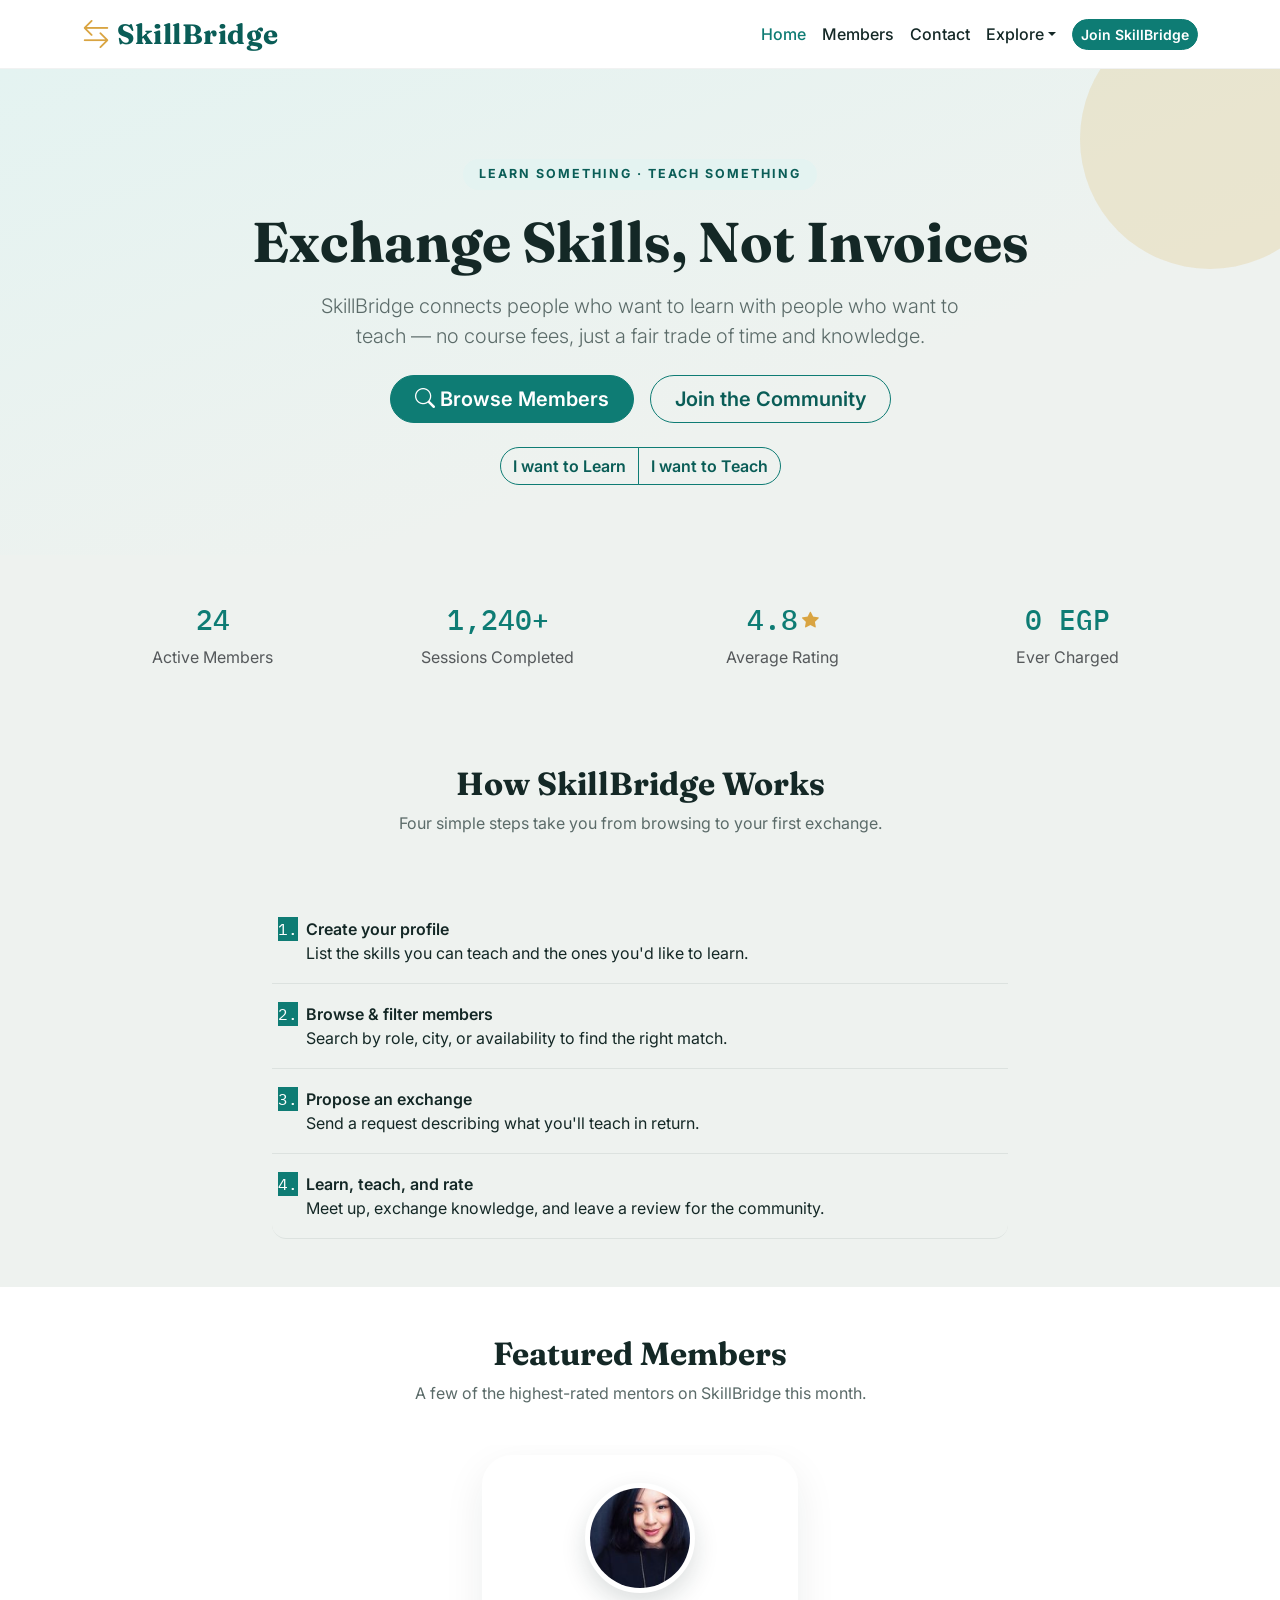
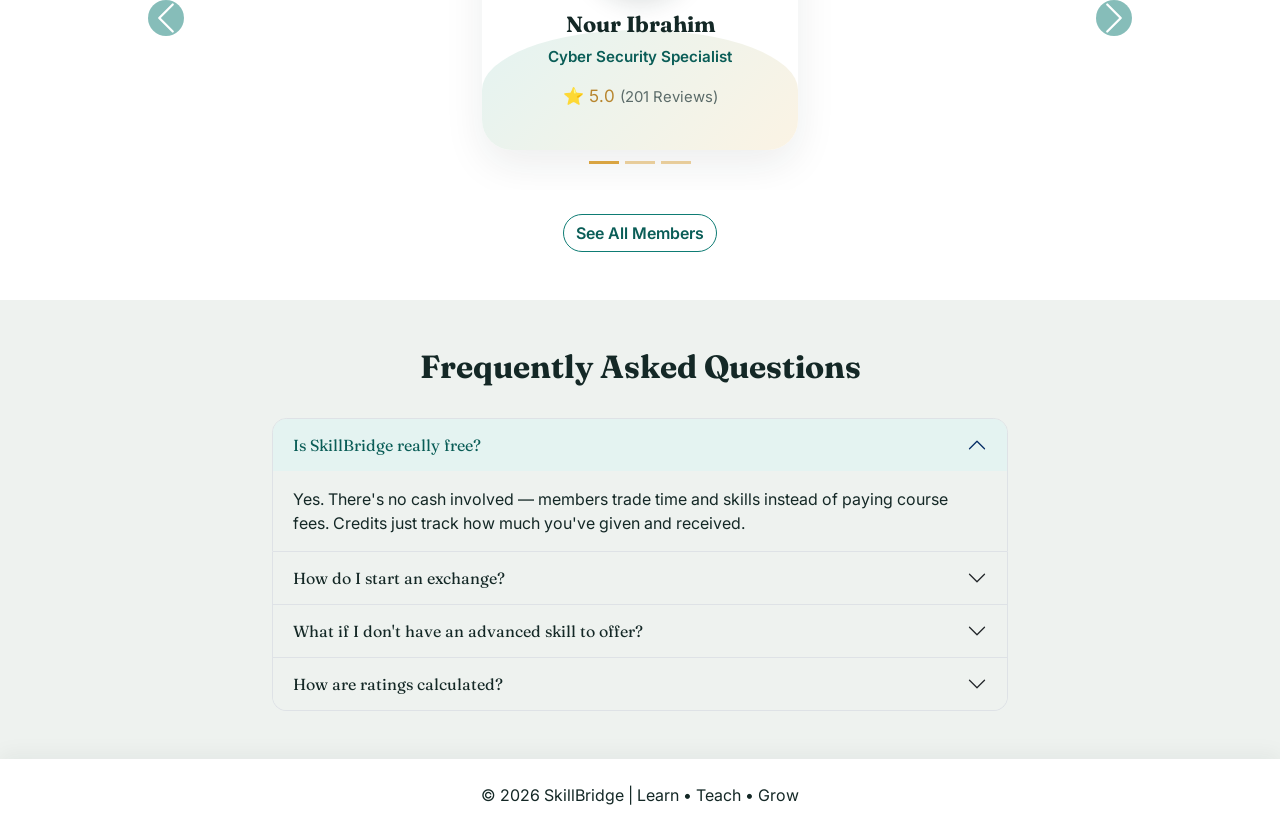
<file: index.html>
<!DOCTYPE html>
<html lang="en">

<head>
  <meta charset="UTF-8">
  <meta name="viewport" content="width=device-width, initial-scale=1.0">
  <title>SkillBridge | Trade Skills, Not Money</title>

  <link rel="stylesheet" href="css/bootstrap.min.css">
  <link rel="stylesheet" href="https://cdn.jsdelivr.net/npm/bootstrap-icons@1.13.1/font/bootstrap-icons.min.css">
  <link href="https://fonts.googleapis.com/css2?family=Fraunces:wght@600;700&family=Inter:wght@400;500;600&family=IBM+Plex+Mono:wght@500&display=swap" rel="stylesheet">
  <link rel="stylesheet" href="css/custom-styles.css">
</head>

<body>

  <!-- Navbar -->
  <nav class="navbar navbar-expand-lg sticky-top">
    <div class="container">
      <a class="navbar-brand fw-bold fs-3" href="index.html"><i class="bi bi-arrow-left-right"></i> SkillBridge</a>
      <button class="navbar-toggler" data-bs-toggle="collapse" data-bs-target="#navbarNav">
        <span class="navbar-toggler-icon"></span>
      </button>
      <div class="collapse navbar-collapse" id="navbarNav">
        <ul class="navbar-nav ms-auto align-items-lg-center">
          <li class="nav-item"><a class="nav-link active" href="index.html">Home</a></li>
          <li class="nav-item"><a class="nav-link" href="members.html">Members</a></li>
          <li class="nav-item"><a class="nav-link" href="contact.html">Contact</a></li>
          <li class="nav-item dropdown">
            <a class="nav-link dropdown-toggle" href="#" data-bs-toggle="dropdown">Explore</a>
            <ul class="dropdown-menu dropdown-menu-end">
              <li><a class="dropdown-item" href="#how-it-works">How It Works</a></li>
              <li><a class="dropdown-item" href="#faq">FAQ</a></li>
              <li><a class="dropdown-item" href="#featured">Featured Members</a></li>
            </ul>
          </li>
          <li class="nav-item ms-lg-2"><a class="btn btn-primary btn-sm" href="contact.html">Join SkillBridge</a></li>
        </ul>
      </div>
    </div>
  </nav>

  <!-- Hero -->
  <section class="hero-section">
    <div class="container text-center">
      <span class="hero-eyebrow">Learn something · Teach something</span>
      <h1 class="display-4 fw-bold">Exchange Skills, Not Invoices</h1>
      <p class="lead mt-3">
        SkillBridge connects people who want to learn with people who want to teach —
        no course fees, just a fair trade of time and knowledge.
      </p>
      <div class="d-flex justify-content-center gap-3 mt-4 flex-wrap">
        <a href="members.html" class="btn btn-primary btn-lg px-4">
          <i class="bi bi-search"></i> Browse Members
        </a>
        <a href="contact.html" class="btn btn-click btn-lg px-4">
          Join the Community
        </a>
      </div>

      <!-- CTA — Button Group -->
      <div class="mt-4">
        <div class="btn-group" role="group" aria-label="Choose your path">
          <a href="members.html?intent=learn" class="btn btn-choice">I want to Learn</a>
          <a href="members.html?intent=teach" class="btn btn-choice">I want to Teach</a>
        </div>
      </div>
    </div>
  </section>

  <!-- Stats -->
  <section class="py-5">
    <div class="container">
      <div class="row text-center g-4">
        <div class="col-6 col-lg-3">
          <h3 class="stat-number text-primary">24</h3>
          <p class="text-muted mb-0">Active Members</p>
        </div>
        <div class="col-6 col-lg-3">
          <h3 class="stat-number text-primary">1,240+</h3>
          <p class="text-muted mb-0">Sessions Completed</p>
        </div>
        <div class="col-6 col-lg-3">
         <h3 class="stat-number text-primary d-inline-flex align-items-center justify-content-center">
    <span>4.8</span>
    <i class="bi bi-star-fill text-warning hero-star ms-1"></i>
</h3>
          <p class="text-muted mb-0">Average Rating</p>
        </div>
        <div class="col-6 col-lg-3">
          <h3 class="stat-number text-primary">0 EGP</h3>
          <p class="text-muted mb-0">Ever Charged</p>
        </div>
      </div>
    </div>
  </section>

  <!-- How it works — List Group -->
  <section id="how-it-works" class="py-5">
    <div class="container">
      <div class="row justify-content-center text-center mb-5">
        <div class="col-lg-7">
          <h2 class="section-title">How SkillBridge Works</h2>
          <p class="section-subtitle mx-auto">Four simple steps take you from browsing to your first exchange.</p>
        </div>
      </div>

      <div class="row justify-content-center">
        <div class="col-lg-8">
          <ol class="list-group list-group-numbered">
            <li class="list-group-item how-step d-flex align-items-start">
              <div class="ms-2">
                <div class="fw-semibold">Create your profile</div>
                List the skills you can teach and the ones you'd like to learn.
              </div>
            </li>
            <li class="list-group-item how-step d-flex align-items-start">
              <div class="ms-2">
                <div class="fw-semibold">Browse & filter members</div>
                Search by role, city, or availability to find the right match.
              </div>
            </li>
            <li class="list-group-item how-step d-flex align-items-start">
              <div class="ms-2">
                <div class="fw-semibold">Propose an exchange</div>
                Send a request describing what you'll teach in return.
              </div>
            </li>
            <li class="list-group-item how-step d-flex align-items-start">
              <div class="ms-2">
                <div class="fw-semibold">Learn, teach, and rate</div>
                Meet up, exchange knowledge, and leave a review for the community.
              </div>
            </li>
          </ol>
        </div>
      </div>
    </div>
  </section>

  <!-- Featured Members — Carousel -->
  <section id="featured" class="py-5 bg-white">
    <div class="container">
      <div class="row justify-content-center text-center mb-4">
        <div class="col-lg-7">
          <h2 class="section-title">Featured Members</h2>
          <p class="section-subtitle mx-auto">A few of the highest-rated mentors on SkillBridge this month.</p>
        </div>
      </div>

      <div id="featuredCarousel" class="carousel slide featured-carousel" data-bs-ride="carousel">
        <div class="carousel-indicators">
          <button type="button" data-bs-target="#featuredCarousel" data-bs-slide-to="0" class="active"></button>
          <button type="button" data-bs-target="#featuredCarousel" data-bs-slide-to="1"></button>
          <button type="button" data-bs-target="#featuredCarousel" data-bs-slide-to="2"></button>
        </div>
        <div class="carousel-inner">

          <div class="carousel-item active">
            <div class="row justify-content-center">
              <div class="col-md-4">
                <div class="member-card">
                  <div class="card-content">
                    <img src="assets/images/member6.jpg" class="member-image" alt="Nour Ibrahim">
                    <h3 class="member-name">Nour Ibrahim</h3>
                    <p class="member-role">Cyber Security Specialist</p>
                    <div class="rating">⭐ 5.0 <small>(201 Reviews)</small></div>
                  </div>
                </div>
              </div>
            </div>
          </div>

          <div class="carousel-item">
            <div class="row justify-content-center">
              <div class="col-md-4">
                <div class="member-card">
                  <div class="card-content">
                    <img src="assets/images/member4.jpg" class="member-image" alt="Mariam Samy">
                    <h3 class="member-name">Mariam Samy</h3>
                    <p class="member-role">Data Analyst</p>
                    <div class="rating">⭐ 4.9 <small>(174 Reviews)</small></div>
                  </div>
                </div>
              </div>
            </div>
          </div>

          <div class="carousel-item">
            <div class="row justify-content-center">
              <div class="col-md-4">
                <div class="member-card">
                  <div class="card-content">
                    <img src="assets/images/member1.jpg" class="member-image" alt="Ahmed Hassan">
                    <h3 class="member-name">Ahmed Hassan</h3>
                    <p class="member-role">Frontend Developer</p>
                    <div class="rating">⭐ 4.9 <small>(152 Reviews)</small></div>
                  </div>
                </div>
              </div>
            </div>
          </div>

        </div>
        <button class="carousel-control-prev" type="button" data-bs-target="#featuredCarousel" data-bs-slide="prev">
          <span class="carousel-control-prev-icon"></span>
        </button>
        <button class="carousel-control-next" type="button" data-bs-target="#featuredCarousel" data-bs-slide="next">
          <span class="carousel-control-next-icon"></span>
        </button>
      </div>

      <div class="text-center mt-4">
        <a href="members.html" class="btn btn-outline-primary">See All Members</a>
      </div>
    </div>
  </section>

  <!-- FAQ — Accordion -->
  <section id="faq" class="py-5">
    <div class="container">
      <div class="row justify-content-center text-center mb-4">
        <div class="col-lg-7">
          <h2 class="section-title">Frequently Asked Questions</h2>
        </div>
      </div>

      <div class="row justify-content-center">
        <div class="col-lg-8">
          <div class="accordion" id="faqAccordion">

            <div class="accordion-item">
              <h2 class="accordion-header">
                <button class="accordion-button" type="button" data-bs-toggle="collapse" data-bs-target="#faq1">
                  Is SkillBridge really free?
                </button>
              </h2>
              <div id="faq1" class="accordion-collapse collapse show" data-bs-parent="#faqAccordion">
                <div class="accordion-body">
                  Yes. There's no cash involved — members trade time and skills instead of paying course fees.
                  Credits just track how much you've given and received.
                </div>
              </div>
            </div>

            <div class="accordion-item">
              <h2 class="accordion-header">
                <button class="accordion-button collapsed" type="button" data-bs-toggle="collapse" data-bs-target="#faq2">
                  How do I start an exchange?
                </button>
              </h2>
              <div id="faq2" class="accordion-collapse collapse" data-bs-parent="#faqAccordion">
                <div class="accordion-body">
                  Browse the Members page, open a profile you like, and use the "Exchange Skill" button
                  to send a short proposal describing what you can teach in return.
                </div>
              </div>
            </div>

            <div class="accordion-item">
              <h2 class="accordion-header">
                <button class="accordion-button collapsed" type="button" data-bs-toggle="collapse" data-bs-target="#faq3">
                  What if I don't have an advanced skill to offer?
                </button>
              </h2>
              <div id="faq3" class="accordion-collapse collapse" data-bs-parent="#faqAccordion">
                <div class="accordion-body">
                  Everyone knows something someone else doesn't. Language practice, spreadsheet tricks,
                  photo editing, or even fitness routines all count.
                </div>
              </div>
            </div>

            <div class="accordion-item">
              <h2 class="accordion-header">
                <button class="accordion-button collapsed" type="button" data-bs-toggle="collapse" data-bs-target="#faq4">
                  How are ratings calculated?
                </button>
              </h2>
              <div id="faq4" class="accordion-collapse collapse" data-bs-parent="#faqAccordion">
                <div class="accordion-body">
                  After each session both members rate each other. The average is shown on every profile
                  alongside the total number of reviews.
                </div>
              </div>
            </div>

          </div>
        </div>
      </div>
    </div>
  </section>

  <!-- Footer -->
  <footer class="footer py-4">
    <div class="container text-center">
      <p class="mb-0">© <span id="year"></span> SkillBridge | Learn • Teach • Grow</p>
    </div>
  </footer>

  <script src="js/bootstrap.bundle.min.js"></script>
  <script src="js/custom-scripts.js"></script>
</body>
</html>
</file>
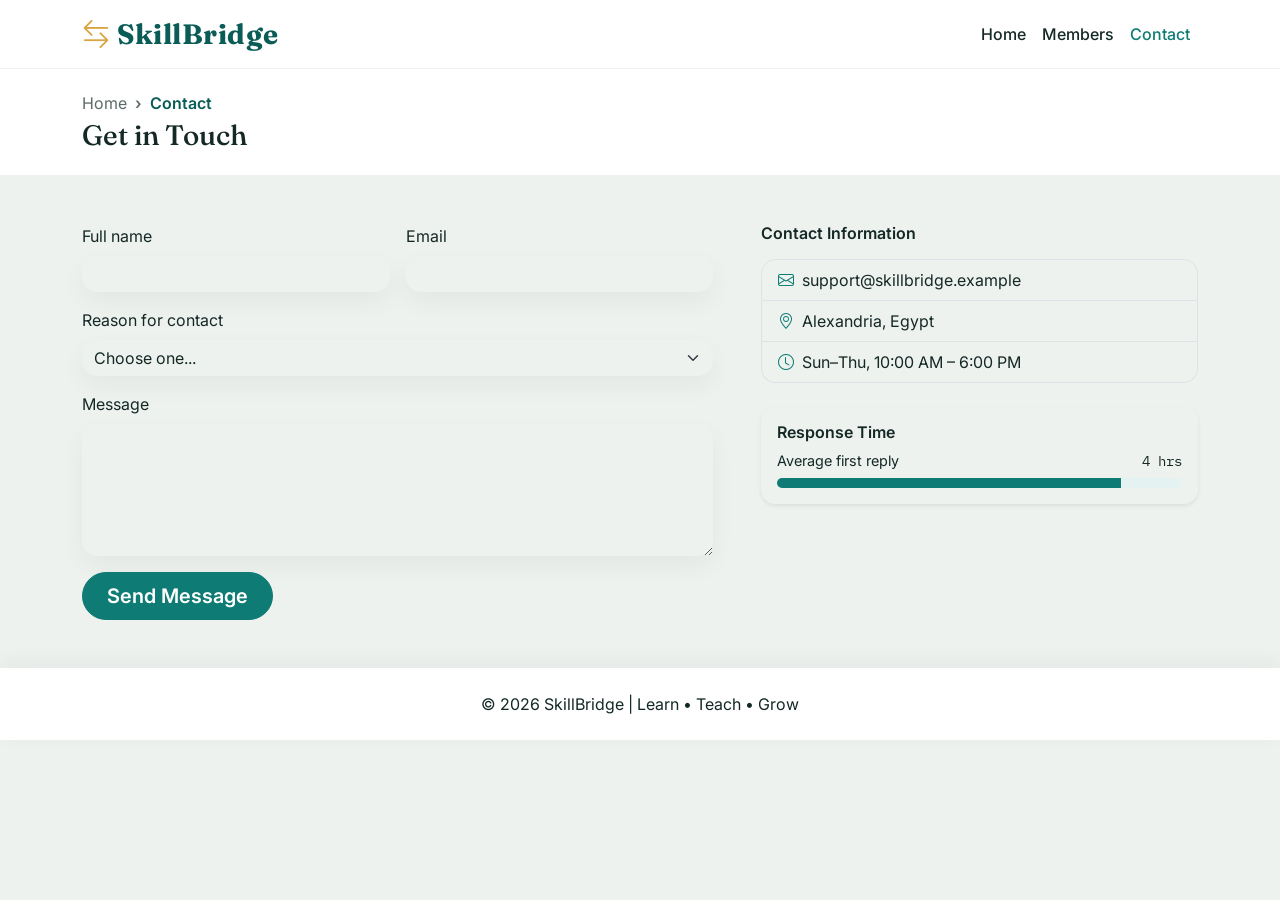
<file: contact.html>
<!DOCTYPE html>
<html lang="en">

<head>
  <meta charset="UTF-8">
  <meta name="viewport" content="width=device-width, initial-scale=1.0">
  <title>Contact | SkillBridge</title>

  <link rel="stylesheet" href="css/bootstrap.min.css">
  <link rel="stylesheet" href="https://cdn.jsdelivr.net/npm/bootstrap-icons@1.13.1/font/bootstrap-icons.min.css">
  <link href="https://fonts.googleapis.com/css2?family=Fraunces:wght@600;700&family=Inter:wght@400;500;600&family=IBM+Plex+Mono:wght@500&display=swap" rel="stylesheet">
  <link rel="stylesheet" href="css/custom-styles.css">
</head>

<body>

  <!-- Navbar -->
  <nav class="navbar navbar-expand-lg sticky-top">
    <div class="container">
      <a class="navbar-brand fw-bold fs-3" href="index.html"><i class="bi bi-arrow-left-right"></i> SkillBridge</a>
      <button class="navbar-toggler" data-bs-toggle="collapse" data-bs-target="#navbarNav">
        <span class="navbar-toggler-icon"></span>
      </button>
      <div class="collapse navbar-collapse" id="navbarNav">
        <ul class="navbar-nav ms-auto align-items-lg-center">
          <li class="nav-item"><a class="nav-link" href="index.html">Home</a></li>
          <li class="nav-item"><a class="nav-link" href="members.html">Members</a></li>
          <li class="nav-item"><a class="nav-link active" href="contact.html">Contact</a></li>
        </ul>
      </div>
    </div>
  </nav>

  <!-- Page header / breadcrumb -->
  <div class="page-header">
    <div class="container">
      <nav aria-label="breadcrumb">
        <ol class="breadcrumb mb-1">
          <li class="breadcrumb-item"><a href="index.html">Home</a></li>
          <li class="breadcrumb-item active" aria-current="page">Contact</li>
        </ol>
      </nav>
      <h1 class="h3 mb-0">Get in Touch</h1>
    </div>
  </div>

  <section class="py-5">
    <div class="container">
      <div class="row g-5">

        <div class="col-lg-7">
          <div id="successAlert" class="alert alert-success d-none" role="alert">
            <i class="bi bi-check-circle-fill"></i>
            Thanks! Your message has been received — we'll reply within one business day.
          </div>

          <form id="contactForm" class="needs-validation" novalidate>
            <div class="row g-3">
              <div class="col-md-6">
                <label class="form-label">Full name</label>
                <input type="text" class="form-control" required>
                <div class="invalid-feedback">Please enter your name.</div>
              </div>
              <div class="col-md-6">
                <label class="form-label">Email</label>
                <input type="email" class="form-control" required>
                <div class="invalid-feedback">Please enter a valid email.</div>
              </div>
              <div class="col-12">
                <label class="form-label">Reason for contact</label>
                <select class="form-select" required>
                  <option value="" selected disabled>Choose one...</option>
                  <option>Account or profile issue</option>
                  <option>Reporting a member</option>
                  <option>Partnership / press</option>
                  <option>Something else</option>
                </select>
                <div class="invalid-feedback">Please choose a reason.</div>
              </div>
              <div class="col-12">
                <label class="form-label">Message</label>
                <textarea class="form-control" rows="5" required></textarea>
                <div class="invalid-feedback">Please write a message.</div>
              </div>
              <div class="col-12">
                <button type="submit" class="btn btn-primary btn-lg px-4">Send Message</button>
              </div>
            </div>
          </form>
        </div>

        <div class="col-lg-5">
          <h6 class="fw-semibold mb-3">Contact Information</h6>
          <ul class="list-group mb-4">
            <li class="list-group-item d-flex align-items-center gap-2">
              <i class="bi bi-envelope text-primary"></i> support@skillbridge.example
            </li>
            <li class="list-group-item d-flex align-items-center gap-2">
              <i class="bi bi-geo-alt text-primary"></i> Alexandria, Egypt
            </li>
            <li class="list-group-item d-flex align-items-center gap-2">
              <i class="bi bi-clock text-primary"></i> Sun–Thu, 10:00 AM – 6:00 PM
            </li>
          </ul>

          <div class="card border-0 shadow-sm">
            <div class="card-body">
              <h6 class="fw-semibold">Response Time</h6>
              <div class="skill-progress">
                <div class="label-row"><span>Average first reply</span><span class="text-mono">4 hrs</span></div>
                <div class="progress"><div class="progress-bar" style="width:85%"></div></div>
              </div>
            </div>
          </div>
        </div>

      </div>
    </div>
  </section>

  <!-- Footer -->
  <footer class="footer py-4">
    <div class="container text-center">
      <p class="mb-0">© <span id="year"></span> SkillBridge | Learn • Teach • Grow</p>
    </div>
  </footer>

  <script src="js/bootstrap.bundle.min.js"></script>
  <script src="js/custom-scripts.js"></script>
  <script src="js/contact.js"></script>
</body>
</html>
</file>
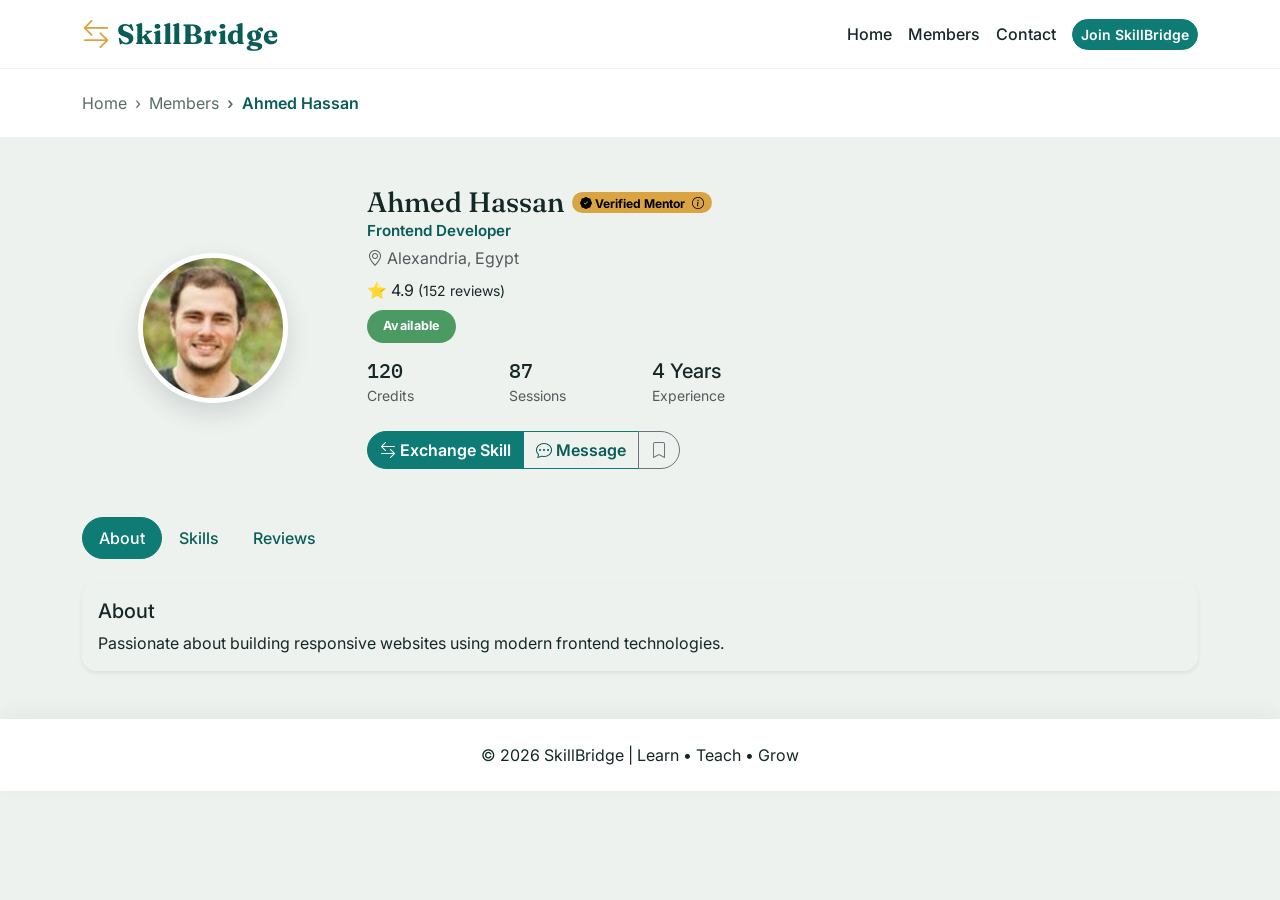
<file: profile.html>
<!DOCTYPE html>
<html lang="en">

<head>
  <meta charset="UTF-8">
  <meta name="viewport" content="width=device-width, initial-scale=1.0">
  <title>Member Profile | SkillBridge</title>

  <link rel="stylesheet" href="css/bootstrap.min.css">
  <link rel="stylesheet" href="https://cdn.jsdelivr.net/npm/bootstrap-icons@1.13.1/font/bootstrap-icons.min.css">
  <link href="https://fonts.googleapis.com/css2?family=Fraunces:wght@600;700&family=Inter:wght@400;500;600&family=IBM+Plex+Mono:wght@500&display=swap" rel="stylesheet">
  <link rel="stylesheet" href="css/custom-styles.css">
</head>

<body>

  <!-- Navbar -->
  <nav class="navbar navbar-expand-lg sticky-top">
    <div class="container">
      <a class="navbar-brand fw-bold fs-3" href="index.html"><i class="bi bi-arrow-left-right"></i> SkillBridge</a>
      <button class="navbar-toggler" data-bs-toggle="collapse" data-bs-target="#navbarNav">
        <span class="navbar-toggler-icon"></span>
      </button>
      <div class="collapse navbar-collapse" id="navbarNav">
        <ul class="navbar-nav ms-auto align-items-lg-center">
          <li class="nav-item"><a class="nav-link" href="index.html">Home</a></li>
          <li class="nav-item"><a class="nav-link" href="members.html">Members</a></li>
          <li class="nav-item"><a class="nav-link" href="contact.html">Contact</a></li>
          <li class="nav-item ms-lg-2"><a class="btn btn-primary btn-sm" href="contact.html">Join SkillBridge</a></li>
        </ul>
      </div>
    </div>
  </nav>

  <!-- Page header / breadcrumb -->
  <div class="page-header">
    <div class="container">
      <nav aria-label="breadcrumb">
        <ol class="breadcrumb mb-0">
          <li class="breadcrumb-item"><a href="index.html">Home</a></li>
          <li class="breadcrumb-item"><a href="members.html">Members</a></li>
          <li class="breadcrumb-item active" aria-current="page" id="breadcrumbName">Profile</li>
        </ol>
      </nav>
    </div>
  </div>

  <section class="py-5" id="profileRoot">
    <div class="container">

      <!-- Profile header -->
      <div class="row align-items-center g-4 mb-5">
        <div class="col-md-3 text-center">
          <img id="profileImage" src="" alt="" class="member-image" style="width:150px;height:150px;">
        </div>
        <div class="col-md-9">
          <div class="d-flex align-items-center gap-2 flex-wrap">
            <h1 class="h3 mb-0" id="profileName"></h1>
            <span class="badge text-bg-warning d-none" id="verifiedBadge">
              <i class="bi bi-patch-check-fill"></i> Verified Mentor
              <i class="bi bi-info-circle ms-1"
                 data-bs-toggle="popover" data-bs-trigger="hover focus" data-bs-placement="top"
                 title="Verified Mentor"
                 data-bs-content="Awarded automatically to members with a 4.9+ rating and 100+ completed sessions."></i>
            </span>
          </div>
          <p class="member-role mb-1" id="profileRole"></p>
          <p class="text-muted mb-2"><i class="bi bi-geo-alt"></i> <span id="profileCity"></span></p>
          <div class="mb-2" id="profileRating"></div>
          <span class="status" id="profileStatus"></span>

          <div class="row mt-3">
            <div class="col-4 col-md-2"><h5 class="stat-number mb-0" id="profileCredits"></h5><small class="text-muted">Credits</small></div>
            <div class="col-4 col-md-2"><h5 class="stat-number mb-0" id="profileSessions"></h5><small class="text-muted">Sessions</small></div>
            <div class="col-4 col-md-3"><h5 class="mb-0" id="profileExperience"></h5><small class="text-muted">Experience</small></div>
          </div>

          <!-- Button Group -->
          <div class="btn-group mt-4" role="group" aria-label="Profile actions">
            <button class="btn btn-primary" id="profileExchangeBtn" data-bs-toggle="modal" data-bs-target="#exchangeModal">
              <i class="bi bi-arrow-left-right"></i> Exchange Skill
            </button>
            <button class="btn btn-click"><i class="bi bi-chat-dots"></i> Message</button>
            <button class="btn btn-outline-secondary" data-bs-toggle="tooltip" title="Save to your shortlist">
              <i class="bi bi-bookmark"></i>
            </button>
          </div>
        </div>
      </div>

      <!-- Tabs / Pills -->
      <ul class="nav nav-pills mb-4" id="profileTabs" role="tablist">
        <li class="nav-item"><button class="nav-link active" data-bs-toggle="pill" data-bs-target="#tab-about" type="button">About</button></li>
        <li class="nav-item"><button class="nav-link" data-bs-toggle="pill" data-bs-target="#tab-skills" type="button">Skills</button></li>
        <li class="nav-item"><button class="nav-link" data-bs-toggle="pill" data-bs-target="#tab-reviews" type="button">Reviews</button></li>
      </ul>

      <div class="tab-content">

        <div class="tab-pane fade show active" id="tab-about">
          <div class="card border-0 shadow-sm">
            <div class="card-body">
              <h5 class="card-title">About</h5>
              <p class="card-text" id="profileBio"></p>
            </div>
          </div>
        </div>

        <div class="tab-pane fade" id="tab-skills">
          <div class="row g-4">
            <div class="col-md-5">
              <h6 class="fw-semibold mb-3">Skills</h6>
              <div id="skillBadges"></div>
            </div>
            <div class="col-md-7">
              <h6 class="fw-semibold mb-3">Proficiency</h6>
              <div id="skillProgress"></div>
            </div>
          </div>
        </div>

        <div class="tab-pane fade" id="tab-reviews">
          <div class="row g-4">
            <div class="col-lg-7">
              <h6 class="fw-semibold mb-3">Recent Sessions</h6>
              <table class="table table-sessions table-hover align-middle">
                <thead>
                  <tr><th>Date</th><th>Skill</th><th>Partner</th><th>Rating</th></tr>
                </thead>
                <tbody id="sessionsTableBody"></tbody>
              </table>
            </div>
            <div class="col-lg-5">
              <h6 class="fw-semibold mb-3">What Partners Say</h6>
              <ul class="list-group" id="reviewsList"></ul>
            </div>
          </div>
        </div>

      </div>
    </div>
  </section>

  <!-- Exchange Modal (shared pattern) -->
  <div class="modal fade" id="exchangeModal" tabindex="-1">
    <div class="modal-dialog modal-dialog-centered">
      <div class="modal-content">
        <div class="modal-header">
          <h5 class="modal-title">Exchange with <span id="exchangeMemberName"></span></h5>
          <button class="btn-close" data-bs-dismiss="modal"></button>
        </div>
        <form class="needs-validation" novalidate onsubmit="event.preventDefault(); if(this.checkValidity()){bootstrap.Modal.getInstance(document.getElementById('exchangeModal')).hide(); alert('Request sent!'); this.reset(); this.classList.remove('was-validated');} else {this.classList.add('was-validated');}">
          <div class="modal-body">
            <div class="mb-3">
              <label class="form-label">Skill you can teach in return</label>
              <input type="text" class="form-control" required placeholder="e.g. Video editing basics">
              <div class="invalid-feedback">Please tell them what you can offer.</div>
            </div>
            <div class="mb-3">
              <label class="form-label">Message</label>
              <textarea class="form-control" rows="3" required placeholder="Say hello and suggest a time..."></textarea>
              <div class="invalid-feedback">Please add a short message.</div>
            </div>
          </div>
          <div class="modal-footer">
            <button type="button" class="btn btn-outline-secondary" data-bs-dismiss="modal">Cancel</button>
            <button type="submit" class="btn btn-primary">Send Request</button>
          </div>
        </form>
      </div>
    </div>
  </div>

  <!-- Footer -->
  <footer class="footer py-4">
    <div class="container text-center">
      <p class="mb-0">© <span id="year"></span> SkillBridge | Learn • Teach • Grow</p>
    </div>
  </footer>

  <script src="js/bootstrap.bundle.min.js"></script>
  <script src="js/custom-scripts.js"></script>
  <script src="js/profile.js"></script>
</body>
</html>
</file>
<file: css/custom-styles.css>
/* =========================================================
   SkillBridge — Custom Styles
   Palette: "Ledger" — a knowledge-exchange, currency-of-skill theme
   ========================================================= */

/* ---------- Design Tokens ---------- */
:root {
  --sb-ink: #142826; /* primary text, near-black green */
  --sb-teal: #0e7c74; /* brand / primary — growth, bridge */
  --sb-teal-dark: #0a5d57;
  --sb-teal-light: #e4f3f1;
  --sb-gold: #d9a441; /* secondary — value, credits, exchange */
  --sb-gold-dark: #b8862f;
  --sb-clay: #c1503c; /* danger / accent */
  --sb-sage: #4c9a63; /* success */
  --sb-mist: #eef2ef; /* page background */
  --sb-slate: #5b6b69; /* muted text */
  --sb-white: #ffffff;

  --bs-body-bg: var(--sb-mist);
  --bs-body-color: var(--sb-ink);
  --bs-body-font-family: "Inter", "Segoe UI", sans-serif;

  --bs-primary: var(--sb-teal);
  --bs-primary-rgb: 14, 124, 116;
  --bs-secondary: var(--sb-gold);
  --bs-secondary-rgb: 217, 164, 65;
  --bs-success: var(--sb-sage);
  --bs-success-rgb: 76, 154, 99;
  --bs-warning: var(--sb-gold);
  --bs-warning-rgb: 217, 164, 65;
  --bs-danger: var(--sb-clay);
  --bs-danger-rgb: 193, 80, 60;
  --bs-info: #2f8f9e;
  --bs-info-rgb: 47, 143, 158;
  --bs-light: var(--sb-white);
  --bs-dark: var(--sb-ink);
  --bs-link-color: var(--sb-teal-dark);
  --bs-link-hover-color: var(--sb-teal);
  --bs-border-radius: 0.9rem;
  --bs-border-radius-sm: 0.6rem;
  --bs-border-radius-lg: 1.3rem;
}

::selection {
  background: var(--sb-gold);
  color: var(--sb-ink);
}

body {
  background: var(--sb-mist);
}

h1,
h2,
h3,
h4,
.display-4,
.display-5,
.navbar-brand {
  font-family: "Fraunces", "Georgia", serif;
  color: var(--sb-ink);
}

.text-mono,
.stat-number,
.credits-figure {
  font-family: "IBM Plex Mono", "Courier New", monospace;
}

a {
  text-decoration: none;
}

/* ---------- Navbar ---------- */
.navbar {
  background: var(--sb-white);
  border-bottom: 1px solid rgba(20, 40, 38, 0.06);
}

.navbar-brand {
  font-weight: 700;
  letter-spacing: 0.5px;
  color: var(--sb-teal-dark) !important;
}

.navbar-brand .bi {
  color: var(--sb-gold);
}

.nav-link {
  font-weight: 500;
  color: var(--sb-ink);
  transition: 0.25s;
}

.navbar .nav-link:hover,
.navbar .nav-link.active {
  color: var(--sb-teal) !important;
}

.navbar .dropdown-menu {
  border: none;
  border-radius: var(--bs-border-radius-sm);
  box-shadow: 0 15px 35px rgba(20, 40, 38, 0.12);
}

/* ---------- Hero ---------- */
.hero-section {
  padding: 90px 0 70px;
  background: linear-gradient(
    160deg,
    var(--sb-teal-light) 0%,
    var(--sb-mist) 65%
  );
  position: relative;
  overflow: hidden;
}

.hero-section::before {
  content: "";
  position: absolute;
  top: -60px;
  right: -60px;
  width: 260px;
  height: 260px;
  border-radius: 50%;
  background: rgba(217, 164, 65, 0.18);
}

.hero-section h1 {
  font-weight: 700;
}

.hero-section .lead {
  max-width: 640px;
  margin: 0 auto;
  color: var(--sb-slate);
}

.hero-eyebrow {
  display: inline-block;
  letter-spacing: 2px;
  text-transform: uppercase;
  font-size: 0.78rem;
  font-weight: 700;
  color: var(--sb-teal-dark);
  background: var(--sb-teal-light);
  padding: 6px 16px;
  border-radius: 30px;
  margin-bottom: 18px;
}

/* ---------- Page header / breadcrumb bar ---------- */
.page-header {
  background: var(--sb-white);
  border-bottom: 1px solid rgba(20, 40, 38, 0.06);
  padding: 22px 0;
}

.breadcrumb-item + .breadcrumb-item::before {
  content: "›";
  color: var(--sb-slate);
}

.breadcrumb-item a {
  color: var(--sb-slate);
}
.breadcrumb-item.active {
  color: var(--sb-teal-dark);
  font-weight: 600;
}

/* ---------- Buttons ---------- */
.btn {
  border-radius: 30px;
  font-weight: 600;
}

.btn-primary {
  background: var(--sb-teal);
  border-color: var(--sb-teal);
}

.btn-outline-primary,
.btn-choice,
.btn-click{
  color: var(--sb-teal-dark);
  border-color: var(--sb-teal);
}

.btn-outline-primary:hover {
  background: var(--sb-teal);
}

.btn-click:hover {
  background: rgb(88, 183, 205) !important;
  border-color: var(--sb-teal) !important;
}


/* .btn-gold,
.btn-secondary {
  background: var(--sb-gold);
  border-color: var(--sb-gold);
  color: var(--sb-ink);
} */

.btn-choice:hover {
  background: var(--sb-gold-dark);
  color: var(--sb-white);
}

.exchange-btn {
  margin-top: 20px;
  padding: 10px 26px;
}

/* ---------- Cards (members) ---------- */
.member-card {
  background: var(--sb-white);
  border-radius: 30px;
  overflow: hidden;
  position: relative;
  transition: 0.4s;
  box-shadow: 0 15px 40px rgba(20, 40, 38, 0.08);
  height: 100%;
  border: none;
}

.member-card:hover {
  transform: translateY(-8px);
  box-shadow: 0 20px 50px rgba(20, 40, 38, 0.15);
}

.member-card::after {
  content: "";
  position: absolute;
  left: 0;
  bottom: 0;
  width: 100%;
  height: 120px;
  background: linear-gradient(135deg, var(--sb-teal-light), #fbf3e4);
  border-radius: 100% 100% 0 0;
  z-index: 0;
}

.card-content {
  position: relative;
  z-index: 2;
  padding: 28px;
  text-align: center;
}

.member-image {
  width: 110px;
  height: 110px;
  border-radius: 50%;
  object-fit: cover;
  border: 5px solid var(--sb-white);
  box-shadow: 0 10px 25px rgba(20, 40, 38, 0.15);
  transition: 0.4s;
  background: var(--sb-teal-light);
}

.member-card:hover .member-image {
  transform: scale(1.06);
}

.featured-tag {
  position: absolute;
  top: 16px;
  left: 16px;
  z-index: 3;
}

.member-name {
  margin-top: 18px;
  font-size: 22px;
  font-weight: 700;
}
.member-role {
  color: var(--sb-teal-dark);
  font-weight: 600;
  font-size: 0.95rem;
}

.rating {
  margin: 12px 0;
  color: var(--sb-gold-dark);
  font-size: 17px;
}
.rating small {
  color: var(--sb-slate);
}

.skills {
  margin-top: 16px;
}
.badge-skill {
  background: var(--sb-teal-light) !important;
  color: var(--sb-teal-dark) !important;
  font-weight: 600;
  padding: 7px 13px;
  margin: 3px;
}

.stats {
  display: flex;
  justify-content: space-between;
  margin: 22px 0;
}
.stats div {
  flex: 1;
}
.stats h5 {
  margin-bottom: 0;
  font-weight: 700;
}
.stats small {
  color: var(--sb-slate);
}

.status {
  display: inline-block;
  padding: 7px 16px;
  border-radius: 30px;
  color: #fff;
  font-size: 12.5px;
  font-weight: 700;
  letter-spacing: 0.3px;
}
.available {
  background: var(--sb-sage);
}
.busy {
  background: var(--sb-gold);
  color: var(--sb-ink);
}
.offline {
  background: var(--sb-clay);
}

/* ---------- Sections / generic ---------- */
.section-title {
  font-weight: 700;
}
.section-subtitle {
  color: var(--sb-slate);
  max-width: 560px;
}

.icon-tile {
  width: 56px;
  height: 56px;
  border-radius: 16px;
  display: flex;
  align-items: center;
  justify-content: center;
  background: var(--sb-teal-light);
  color: var(--sb-teal-dark);
  font-size: 1.4rem;
}

/* How it works — list group */
.list-group-item.how-step {
  border: none;
  border-bottom: 1px solid rgba(20, 40, 38, 0.08);
  padding: 18px 6px;
  background: transparent;
}
.list-group-numbered > .how-step::before {
  background: var(--sb-teal);
  color: #fff;
  font-family: "IBM Plex Mono", monospace;
}

/* Carousel */
.featured-carousel .carousel-item {
  padding: 10px 60px 40px;
}
.featured-carousel .carousel-control-prev-icon,
.featured-carousel .carousel-control-next-icon {
  background-color: var(--sb-teal);
  border-radius: 50%;
  padding: 18px;
}
.featured-carousel .carousel-indicators [data-bs-target] {
  background-color: var(--sb-gold);
}

/* Accordion */
.accordion-button:not(.collapsed) {
  background: var(--sb-teal-light);
  color: var(--sb-teal-dark);
  box-shadow: none;
}
.accordion-button:focus {
  box-shadow: 0 0 0 0.2rem rgba(14, 124, 116, 0.2);
}

/* Progress bars */
.skill-progress .progress {
  height: 10px;
  border-radius: 30px;
  background: var(--sb-teal-light);
}
.skill-progress .progress-bar {
  background: var(--sb-teal);
}
.skill-progress .label-row {
  display: flex;
  justify-content: space-between;
  font-size: 0.9rem;
  margin-bottom: 6px;
}

/* Table */
.table-sessions thead {
  background: var(--sb-teal-light);
  color: var(--sb-teal-dark);
}
.table-sessions td,
.table-sessions th {
  vertical-align: middle;
}

/* Pagination */
.pagination .page-link {
  color: var(--sb-teal-dark);
  border-radius: 10px;
  margin: 0 3px;
  border: none;
  background: var(--sb-white);
}
.pagination .page-item.active .page-link {
  background: var(--sb-teal);
  color: #fff;
}

/* Footer */
.footer {
  background: var(--sb-white);
  box-shadow: 0 -5px 20px rgba(20, 40, 38, 0.05);
}
.footer a {
  color: var(--sb-slate);
}
.footer a:hover {
  color: var(--sb-teal);
}

/* Loading */
#loading {
  display: none;
}

/* Form */
.form-control,
.form-select {
  border: none;
  border-radius: 15px;
  box-shadow: 0 10px 25px rgba(20, 40, 38, 0.05);
}
.form-control:focus,
.form-select:focus {
  box-shadow: 0 0 0 0.25rem rgba(14, 124, 116, 0.18);
}

/* Animation */
.member-card,
.fade-in {
  animation: fadeUp 0.6s ease;
}
@keyframes fadeUp {
  from {
    opacity: 0;
    transform: translateY(24px);
  }
  to {
    opacity: 1;
    transform: translateY(0);
  }
}

@media (prefers-reduced-motion: reduce) {
  .member-card,
  .fade-in {
    animation: none;
  }
}

/* Responsive */
@media (max-width: 768px) {
  .member-image {
    width: 92px;
    height: 92px;
  }
  .member-name {
    font-size: 20px;
  }
  .hero-section {
    padding: 60px 0 40px;
  }
  .featured-carousel .carousel-item {
    padding: 10px 10px 40px;
  }
}

/* Profile Tabs */
#profileTabs .nav-link {
  border-radius: 999px;
  border: 1px solid transparent;
  color: var(--sb-teal-dark);
  transition: all 0.25s ease;
}

#profileTabs .nav-link:hover:not(.active) {
  background: #b7e4df;
  border-color: var(--sb-teal);
  color: var(--sb-teal-dark);
}

#profileTabs .nav-link.active,
#profileTabs .show > .nav-link {
  background: var(--sb-teal);
  border-color: var(--sb-teal);
  color: #fff !important;
}


.hero-star {
  font-size: 0.6em;
}
</file>
